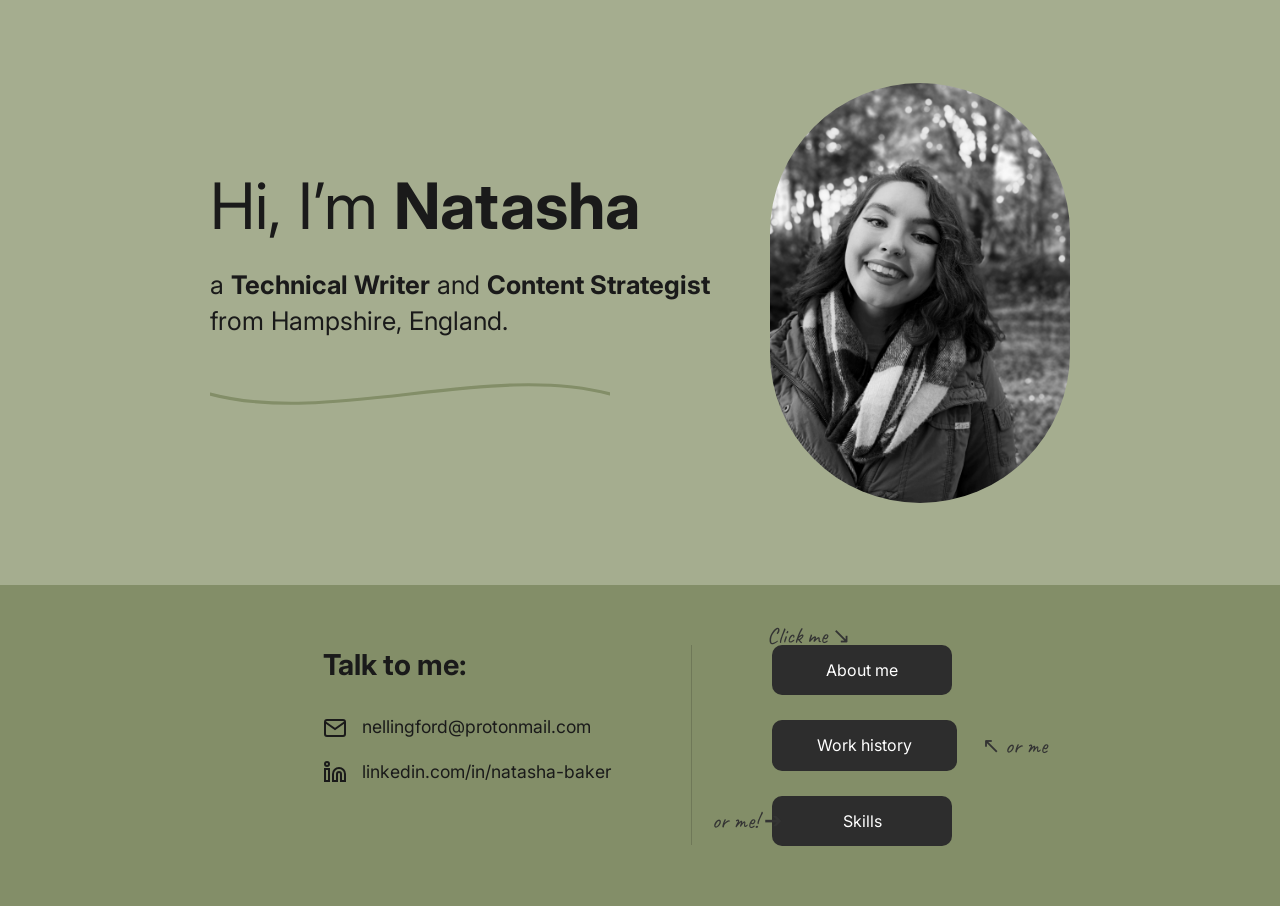
<file: index.html>
<!DOCTYPE html>
<html lang="en">
<head>
    <meta charset="UTF-8">
    <meta name="viewport" content="width=device-width, initial-scale=1.0">
    <title>Natasha | Technical Writer & Content Strategist</title>
    
    <link href="https://fonts.googleapis.com/css2?family=Inter:wght@400;700&family=Caveat&display=swap" rel="stylesheet">
    
<link rel="stylesheet" href="style.css">
</head>
<body>

    <main class="hero">
        <div class="hero-content">
            <h1>Hi, I’m <strong>Natasha</strong></h1>
            <p>a <strong>Technical Writer</strong> and <strong>Content Strategist</strong> from Hampshire, England.</p>
            
            <div class="wave-container">
                <svg viewBox="0 0 500 60" preserveAspectRatio="none">
                    <path d="M0,30 C150,70 350,-10 500,30" stroke="#838e68" fill="transparent" stroke-width="4" stroke-linecap="round"/>
                </svg>
            </div>
        </div>

        <div class="profile-frame">
            <img src="your-photo.JPG" alt="Natasha Portrait" class="profile-img">
        </div>
    </main>

    <footer>
        <div class="contact-section">
            <h2>Talk to me:</h2>
            <div class="contact-links">
                <a href="mailto:nellingford@protonmail.com" class="link-item">
                    <svg viewBox="0 0 24 24" fill="none" stroke="currentColor" stroke-width="2"><path d="M4 4h16c1.1 0 2 .9 2 2v12c0 1.1-.9 2-2 2H4c-1.1 0-2-.9-2-2V6c0-1.1.9-2 2-2z"/><polyline points="22,6 12,13 2,6"/></svg>
                    <span>nellingford@protonmail.com</span>
                </a>
                <a href="https://linkedin.com/in/natasha-baker" class="link-item">
                    <svg viewBox="0 0 24 24" fill="none" stroke="currentColor" stroke-width="2"><path d="M16 8a6 6 0 0 1 6 6v7h-4v-7a2 2 0 0 0-2-2 2 2 0 0 0-2 2v7h-4v-7a6 6 0 0 1 6-6z"/><rect x="2" y="9" width="4" height="12"/><circle cx="4" cy="4" r="2"/></svg>
                    <span>linkedin.com/in/natasha-baker</span>
                </a>
            </div>
        </div>

        <div class="divider"></div>

        <nav class="nav-links">
            <div class="nav-group">
                <span class="annotation note-about">Click me ↘</span>
                <a href="about.html" class="btn">About me</a>
            </div>
            
            <div class="nav-group">
                <a href="work.html" class="btn">Work history</a>
                <span class="annotation note-work">↖ or me</span>
            </div>

            <div class="nav-group">
                <span class="annotation note-skills">or me! ➔</span>
                <a href="skills.html" class="btn">Skills</a>
            </div>
        </nav>
    </footer>

</body>
</html>
</file>
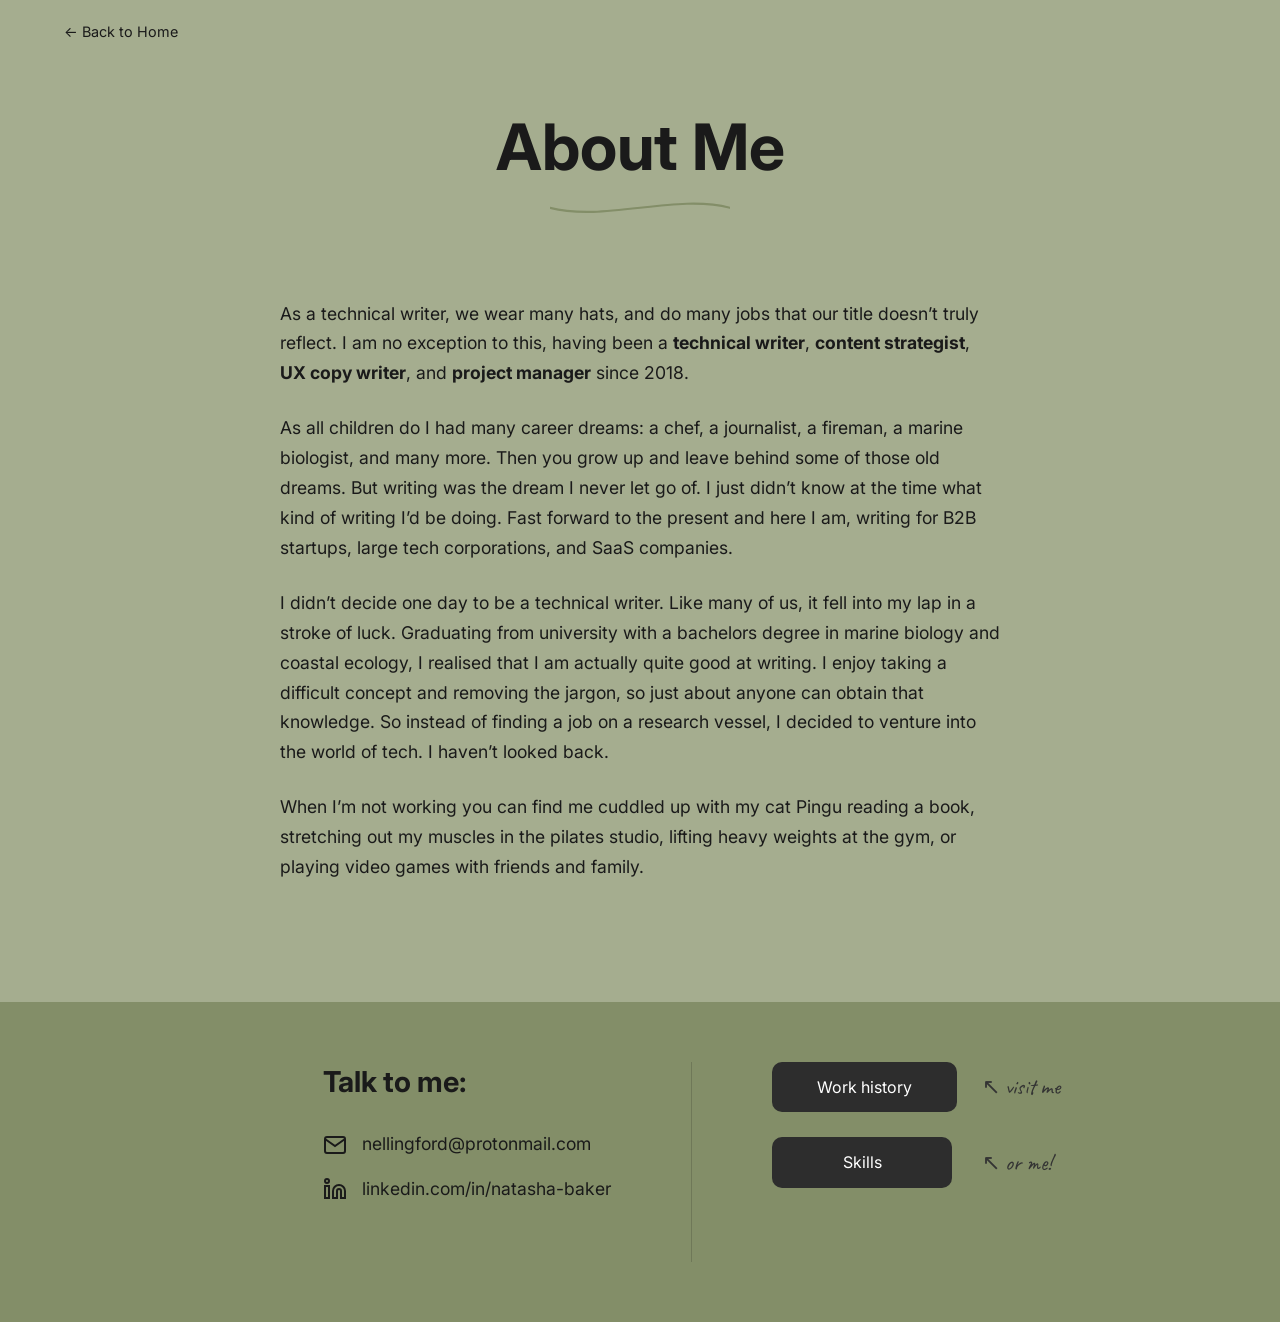
<file: about.html>
<!DOCTYPE html>
<html lang="en">
<head>
    <meta charset="UTF-8">
    <meta name="viewport" content="width=device-width, initial-scale=1.0">
    <title>About Natasha | Technical Writer & Content Strategist</title>
    <link href="https://fonts.googleapis.com/css2?family=Inter:wght@400;700&family=Caveat&display=swap" rel="stylesheet">
    <link rel="stylesheet" href="style.css">
</head>
<body class="subpage">

    <nav class="top-nav">
        <a href="index.html" class="back-link">← Back to Home</a>
    </nav>

    <main class="project-wrapper">
        <header class="project-header">
            <h1>About Me</h1>
            <div class="wave-accent">
                <svg viewBox="0 0 500 60" preserveAspectRatio="none">
                    <path d="M0,30 C150,70 350,-10 500,30" stroke="#838e68" fill="transparent" stroke-width="6" stroke-linecap="round"/>
                </svg>
            </div>
        </header>

        <section class="about-text-wrapper">
            <p>As a technical writer, we wear many hats, and do many jobs that our title doesn’t truly reflect. I am no exception to this, having been a <strong>technical writer</strong>, <strong>content strategist</strong>, <strong>UX copy writer</strong>, and <strong>project manager</strong> since 2018.</p>

            <p>As all children do I had many career dreams: a chef, a journalist, a fireman, a marine biologist, and many more. Then you grow up and leave behind some of those old dreams. But writing was the dream I never let go of. I just didn’t know at the time what kind of writing I’d be doing. Fast forward to the present and here I am, writing for B2B startups, large tech corporations, and SaaS companies.</p>

            <p>I didn’t decide one day to be a technical writer. Like many of us, it fell into my lap in a stroke of luck. Graduating from university with a bachelors degree in marine biology and coastal ecology, I realised that I am actually quite good at writing. I enjoy taking a difficult concept and removing the jargon, so just about anyone can obtain that knowledge. So instead of finding a job on a research vessel, I decided to venture into the world of tech. I haven’t looked back.</p>

            <p>When I’m not working you can find me cuddled up with my cat Pingu reading a book, stretching out my muscles in the pilates studio, lifting heavy weights at the gym, or playing video games with friends and family.</p>
        </section>
    </main>

    <footer>
        <div class="contact-section">
            <h2>Talk to me:</h2>
            <div class="contact-links">
                <a href="mailto:nellingford@protonmail.com" class="link-item">
                    <svg viewBox="0 0 24 24" fill="none" stroke="currentColor" stroke-width="2"><path d="M4 4h16c1.1 0 2 .9 2 2v12c0 1.1-.9 2-2 2H4c-1.1 0-2-.9-2-2V6c0-1.1.9-2 2-2z"/><polyline points="22,6 12,13 2,6"/></svg>
                    <span>nellingford@protonmail.com</span>
                </a>
                <a href="https://linkedin.com/in/natasha-baker" class="link-item">
                    <svg viewBox="0 0 24 24" fill="none" stroke="currentColor" stroke-width="2"><path d="M16 8a6 6 0 0 1 6 6v7h-4v-7a2 2 0 0 0-2-2 2 2 0 0 0-2 2v7h-4v-7a6 6 0 0 1 6-6z"/><rect x="2" y="9" width="4" height="12"/><circle cx="4" cy="4" r="2"/></svg>
                    <span>linkedin.com/in/natasha-baker</span>
                </a>
            </div>
        </div>

        <div class="divider"></div>

        <nav class="nav-links">
            <div class="nav-group">
                <a href="work.html" class="btn">Work history</a>
                <span class="annotation note-work">↖ visit me</span>
            </div>
            <div class="nav-group">
                <a href="skills.html" class="btn">Skills</a>
                <span class="annotation note-work">↖ or me!</span>
            </div>
        </nav>
    </footer>

</body>
</html>
</file>
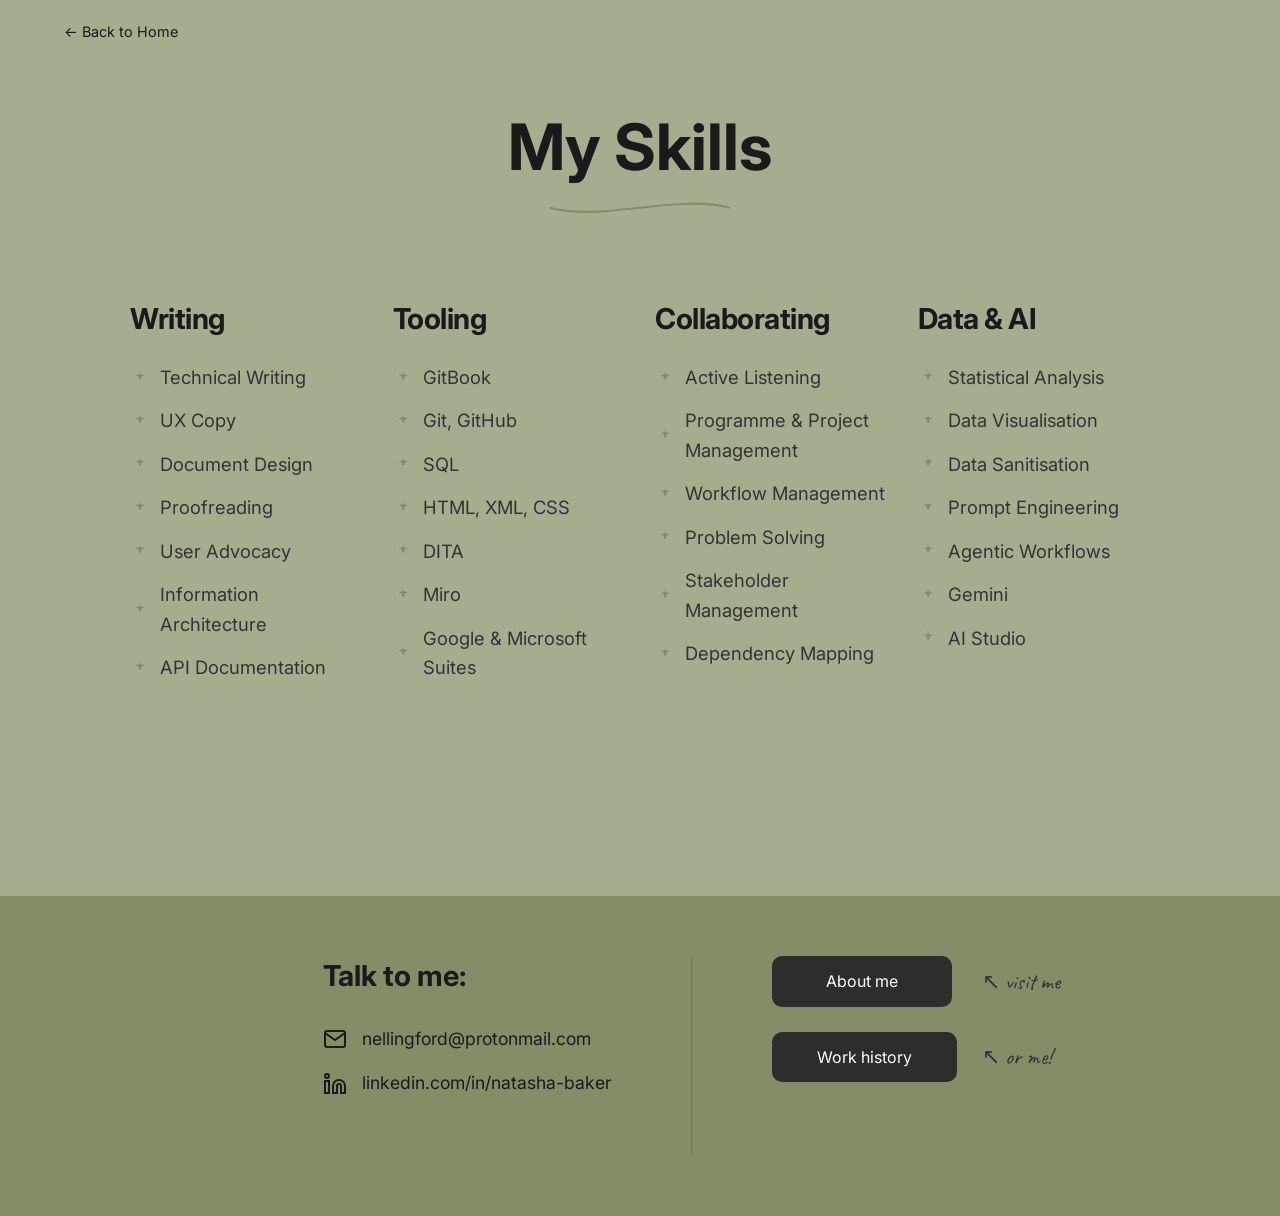
<file: skills.html>
<!DOCTYPE html>
<html lang="en">
<head>
    <meta charset="UTF-8">
    <meta name="viewport" content="width=device-width, initial-scale=1.0">
    <title>Skills | Natasha Ellingford</title>
    <link href="https://fonts.googleapis.com/css2?family=Inter:wght@400;700&family=Caveat&display=swap" rel="stylesheet">
    <link rel="stylesheet" href="style.css">
</head>
<body class="subpage">

    <nav class="top-nav">
        <a href="index.html" class="back-link">← Back to Home</a>
    </nav>

    <main class="project-wrapper">
        <header class="project-header">
            <h1>My Skills</h1>
            <div class="wave-accent">
                <svg viewBox="0 0 500 60" preserveAspectRatio="none">
                    <path d="M0,30 C150,70 350,-10 500,30" stroke="#838e68" fill="transparent" stroke-width="6" stroke-linecap="round"/>
                </svg>
            </div>
        </header>

        <section class="skills-grid">
            
            <div class="skill-column">
                <h2>Writing</h2>
                <ul class="skill-list">
                    <li>Technical Writing</li>
                    <li>UX Copy</li>
                    <li>Document Design</li>
                    <li>Proofreading</li>
                    <li>User Advocacy</li>
                    <li>Information Architecture</li>
                    <li>API Documentation</li>
                </ul>
            </div>

            <div class="skill-column">
                <h2>Tooling</h2>
                <ul class="skill-list">
                    <li>GitBook</li>
                    <li>Git, GitHub</li>
                    <li>SQL</li>
                    <li>HTML, XML, CSS</li>
                    <li>DITA</li>
                    <li>Miro</li>
                    <li>Google & Microsoft Suites</li>
                </ul>
            </div>

            <div class="skill-column">
                <h2>Collaborating</h2>
                <ul class="skill-list">
                    <li>Active Listening</li>
                    <li>Programme & Project Management</li>
                    <li>Workflow Management</li>
                    <li>Problem Solving</li>
                    <li>Stakeholder Management</li>
                    <li>Dependency Mapping</li>
                </ul>
            </div>

            <div class="skill-column">
                <h2>Data & AI</h2>
                <ul class="skill-list">
                    <li>Statistical Analysis</li>
                    <li>Data Visualisation</li>
                    <li>Data Sanitisation</li>
                    <li>Prompt Engineering</li>
                    <li>Agentic Workflows</li>
                    <li>Gemini</li>
                    <li>AI Studio</li>
                </ul>
            </div>

        </section>
    </main>

    <footer>
        <div class="contact-section">
            <h2>Talk to me:</h2>
            <div class="contact-links">
                <a href="mailto:nellingford@protonmail.com" class="link-item">
                    <svg viewBox="0 0 24 24" fill="none" stroke="currentColor" stroke-width="2"><path d="M4 4h16c1.1 0 2 .9 2 2v12c0 1.1-.9 2-2 2H4c-1.1 0-2-.9-2-2V6c0-1.1.9-2 2-2z"/><polyline points="22,6 12,13 2,6"/></svg>
                    <span>nellingford@protonmail.com</span>
                </a>
                <a href="https://linkedin.com/in/natasha-baker" class="link-item">
                    <svg viewBox="0 0 24 24" fill="none" stroke="currentColor" stroke-width="2"><path d="M16 8a6 6 0 0 1 6 6v7h-4v-7a2 2 0 0 0-2-2 2 2 0 0 0-2 2v7h-4v-7a6 6 0 0 1 6-6z"/><rect x="2" y="9" width="4" height="12"/><circle cx="4" cy="4" r="2"/></svg>
                    <span>linkedin.com/in/natasha-baker</span>
                </a>
            </div>
        </div>
        <div class="divider"></div>
        <nav class="nav-links">
            <div class="nav-group">
                <a href="about.html" class="btn">About me</a>
                <span class="annotation note-work">↖ visit me</span>
            </div>
            <div class="nav-group">
                <a href="work.html" class="btn">Work history</a>
                <span class="annotation note-work">↖ or me!</span>
            </div>
        </nav>
    </footer>

</body>
</html>
</file>
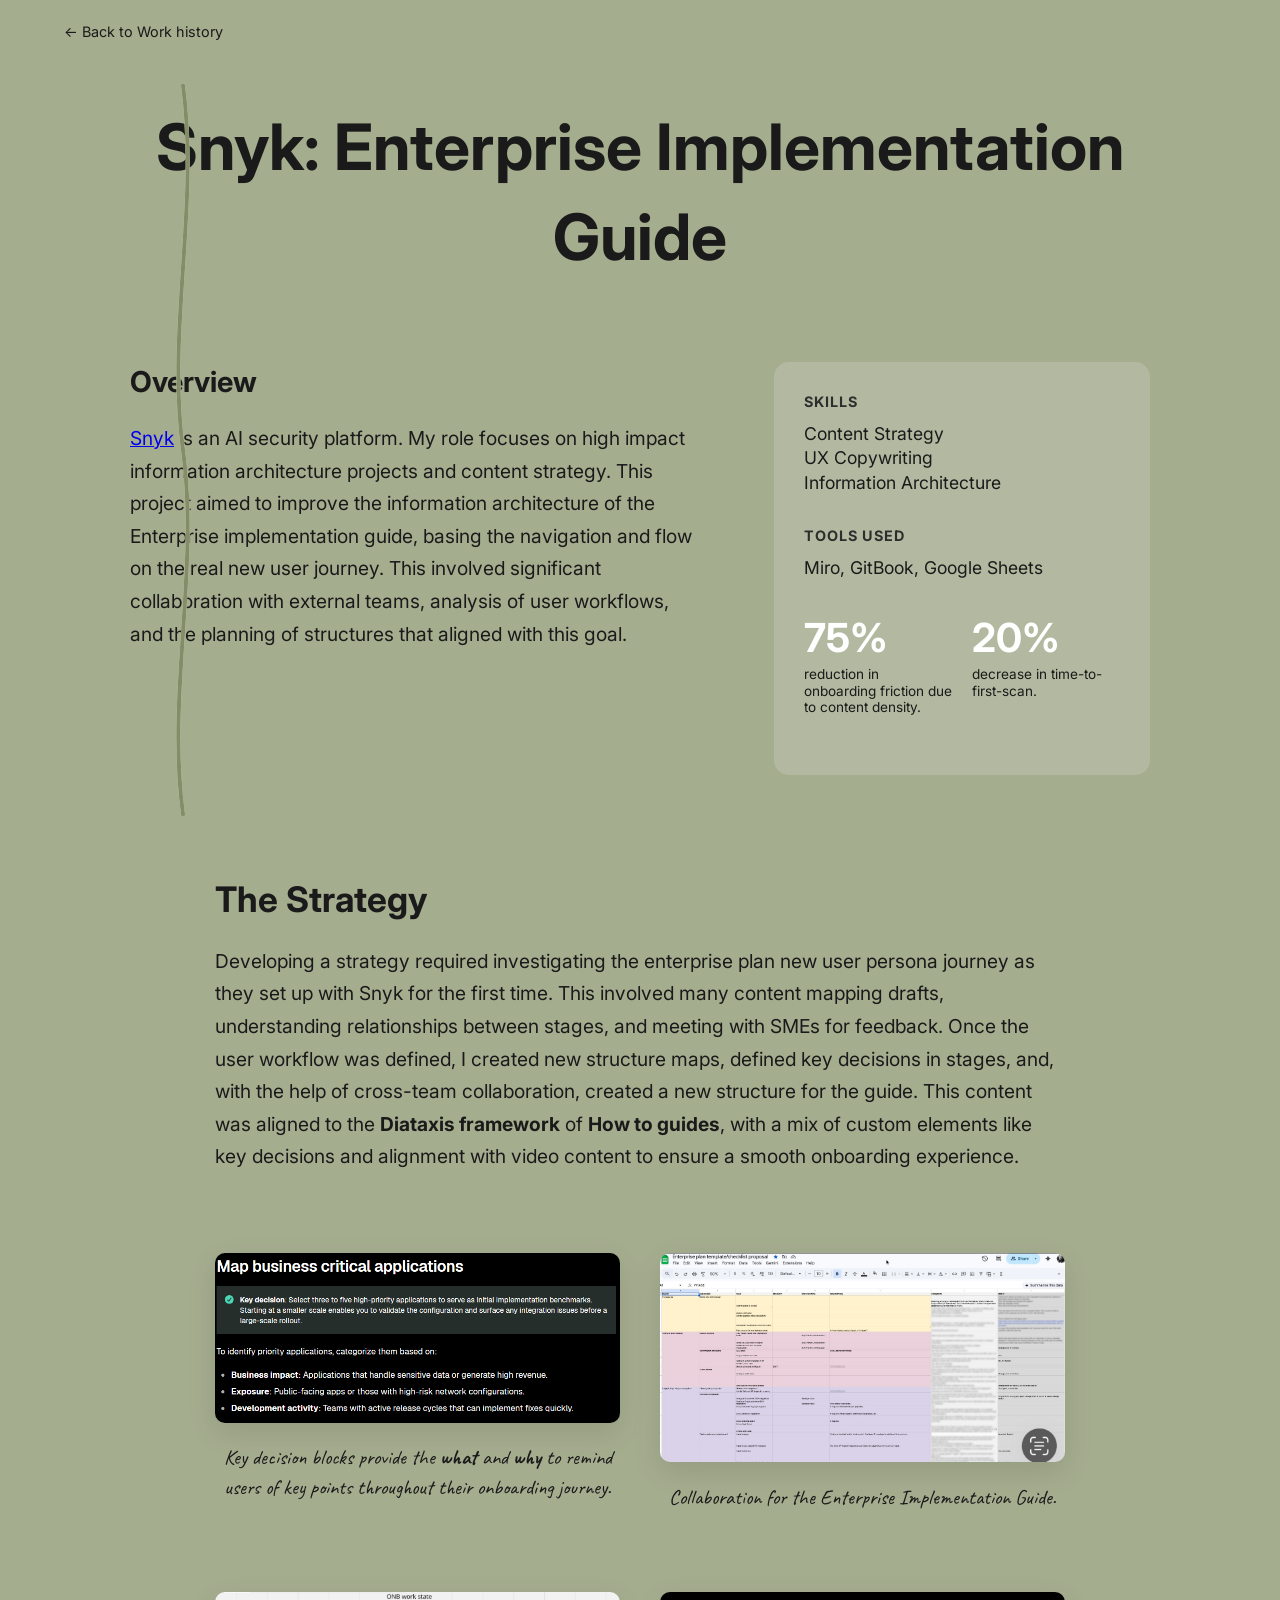
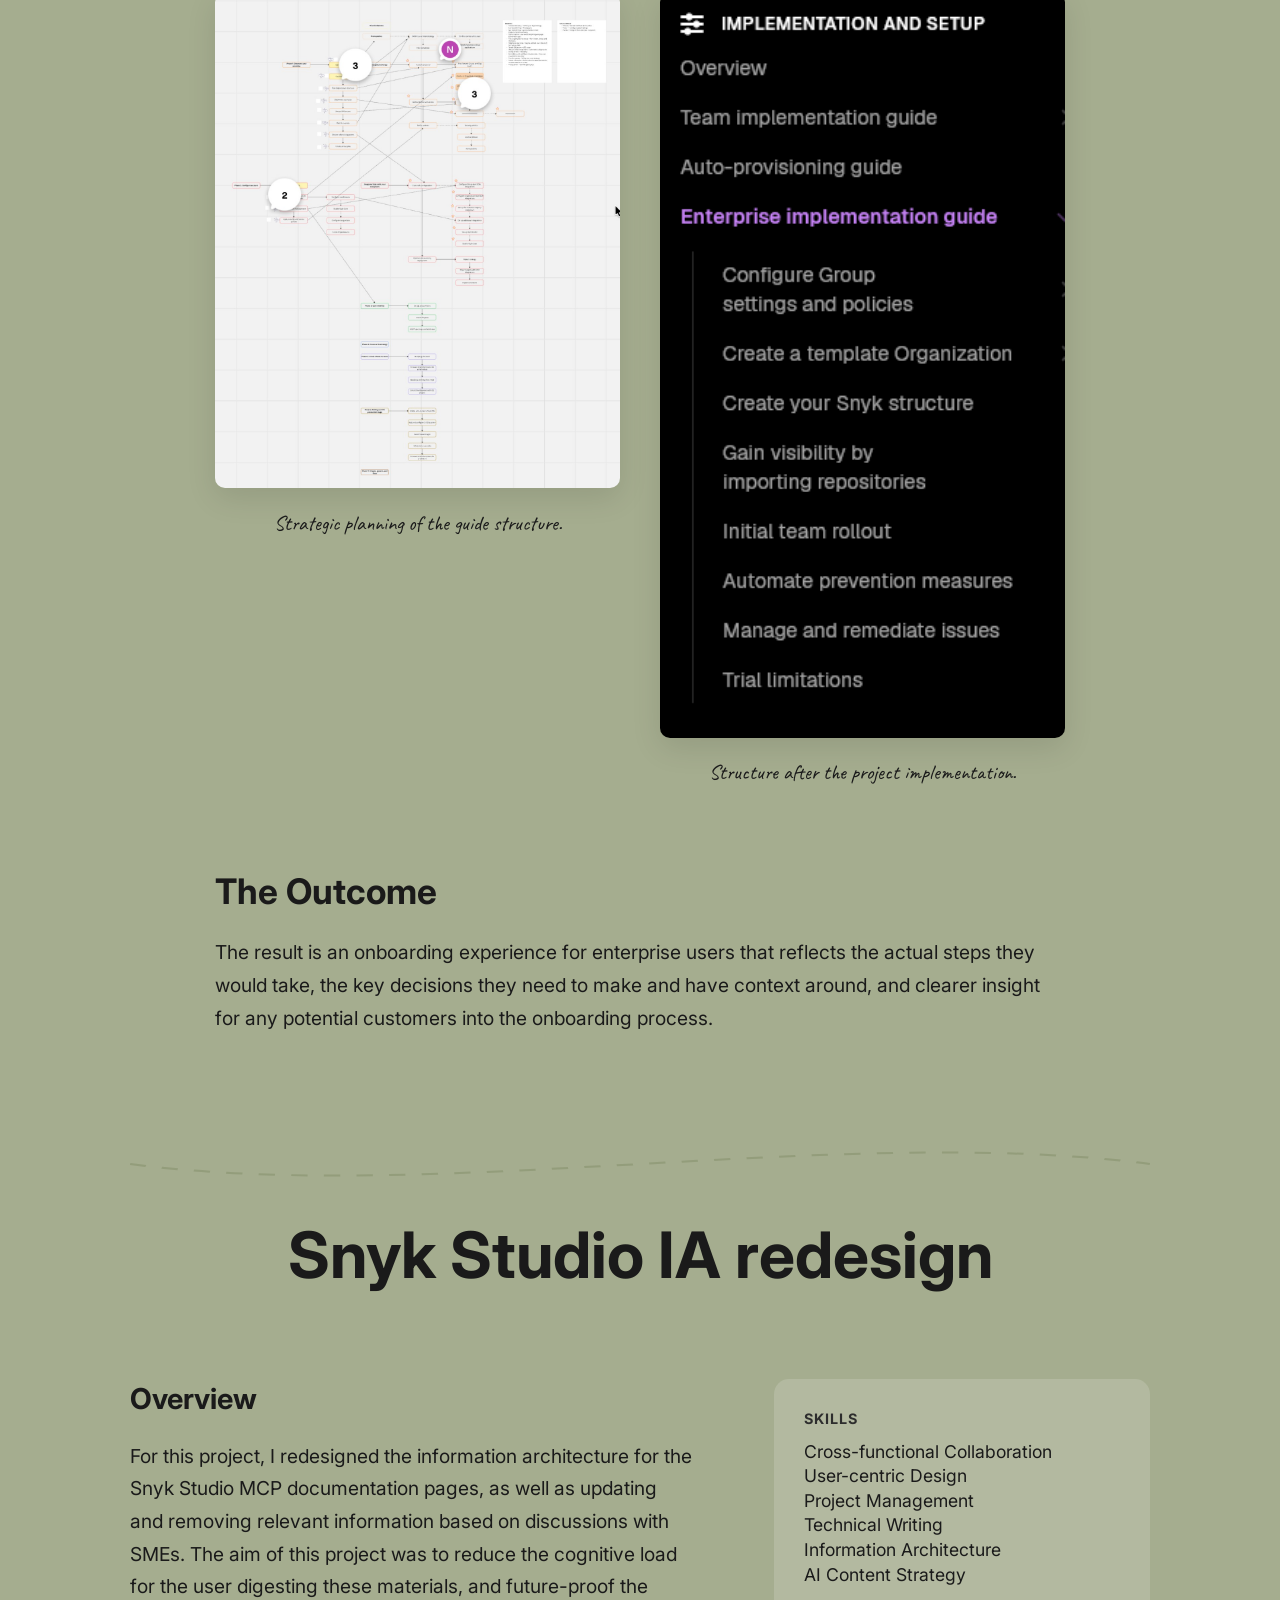
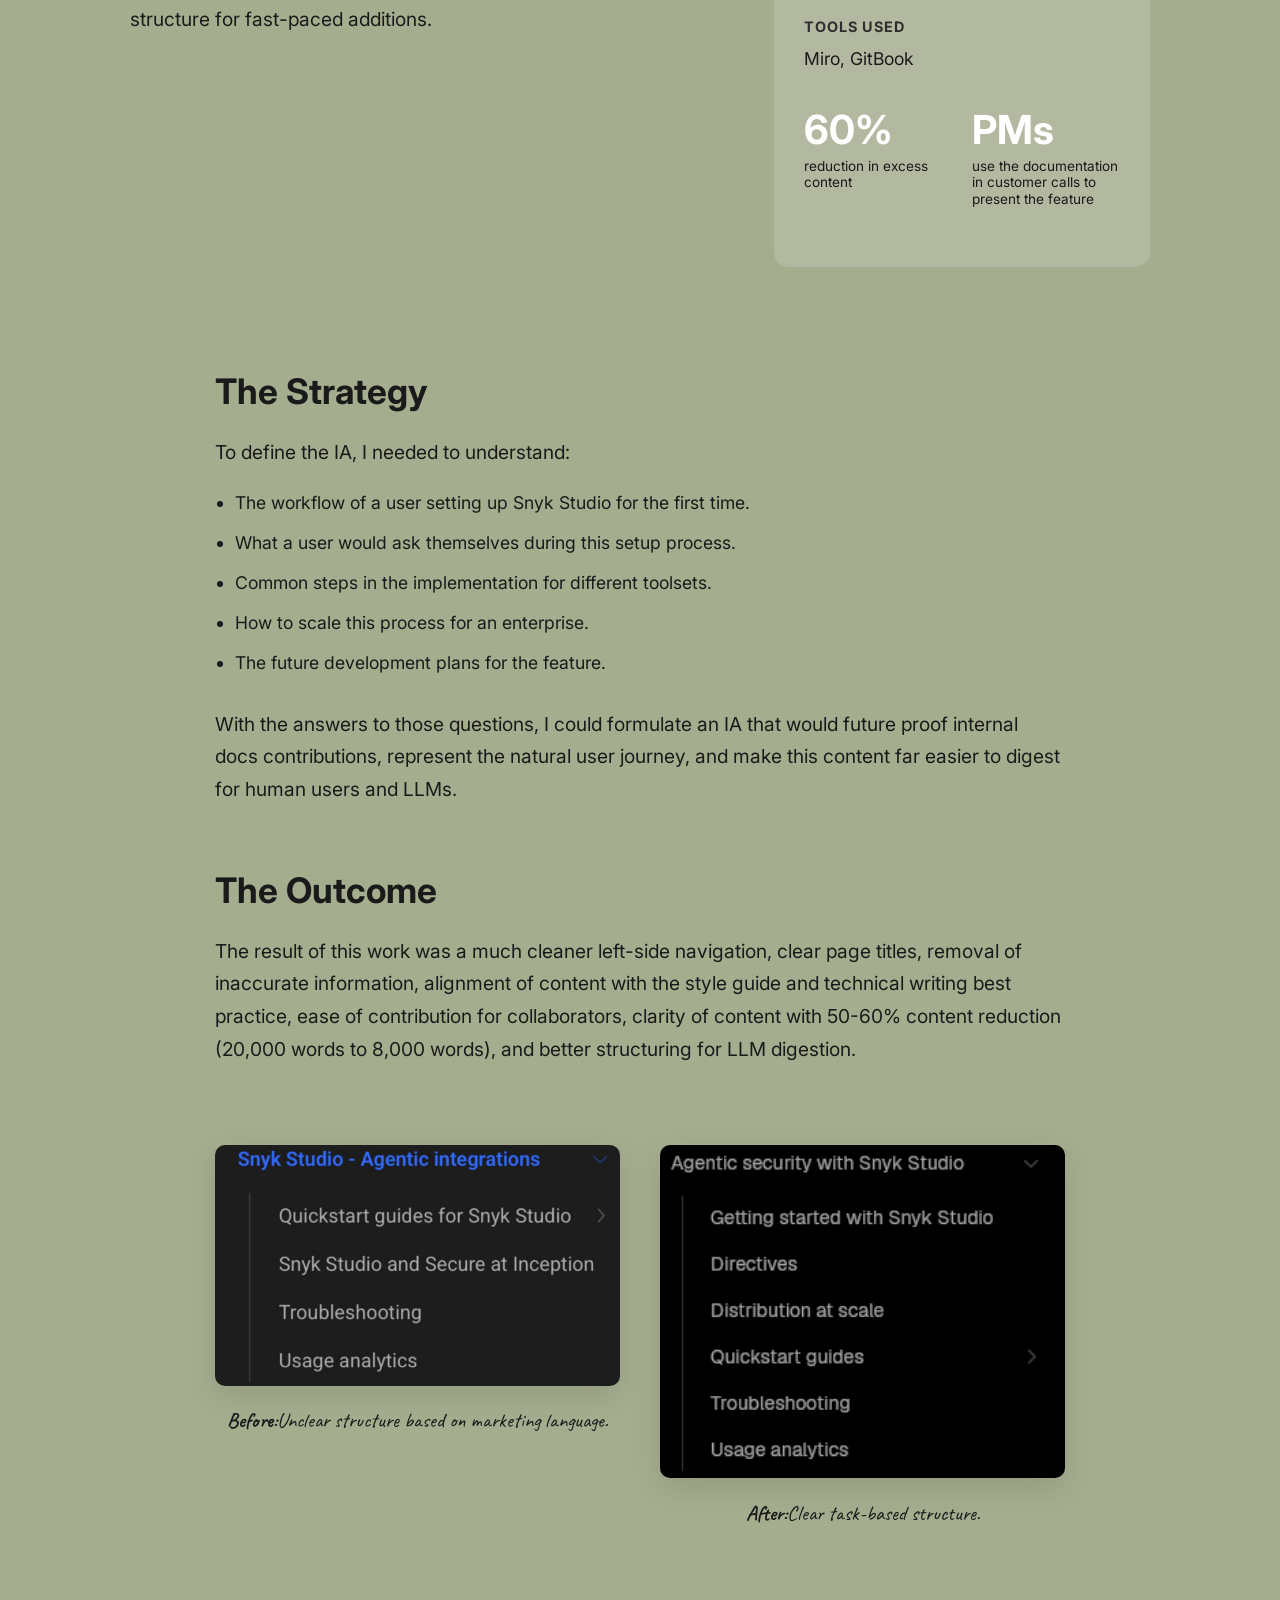
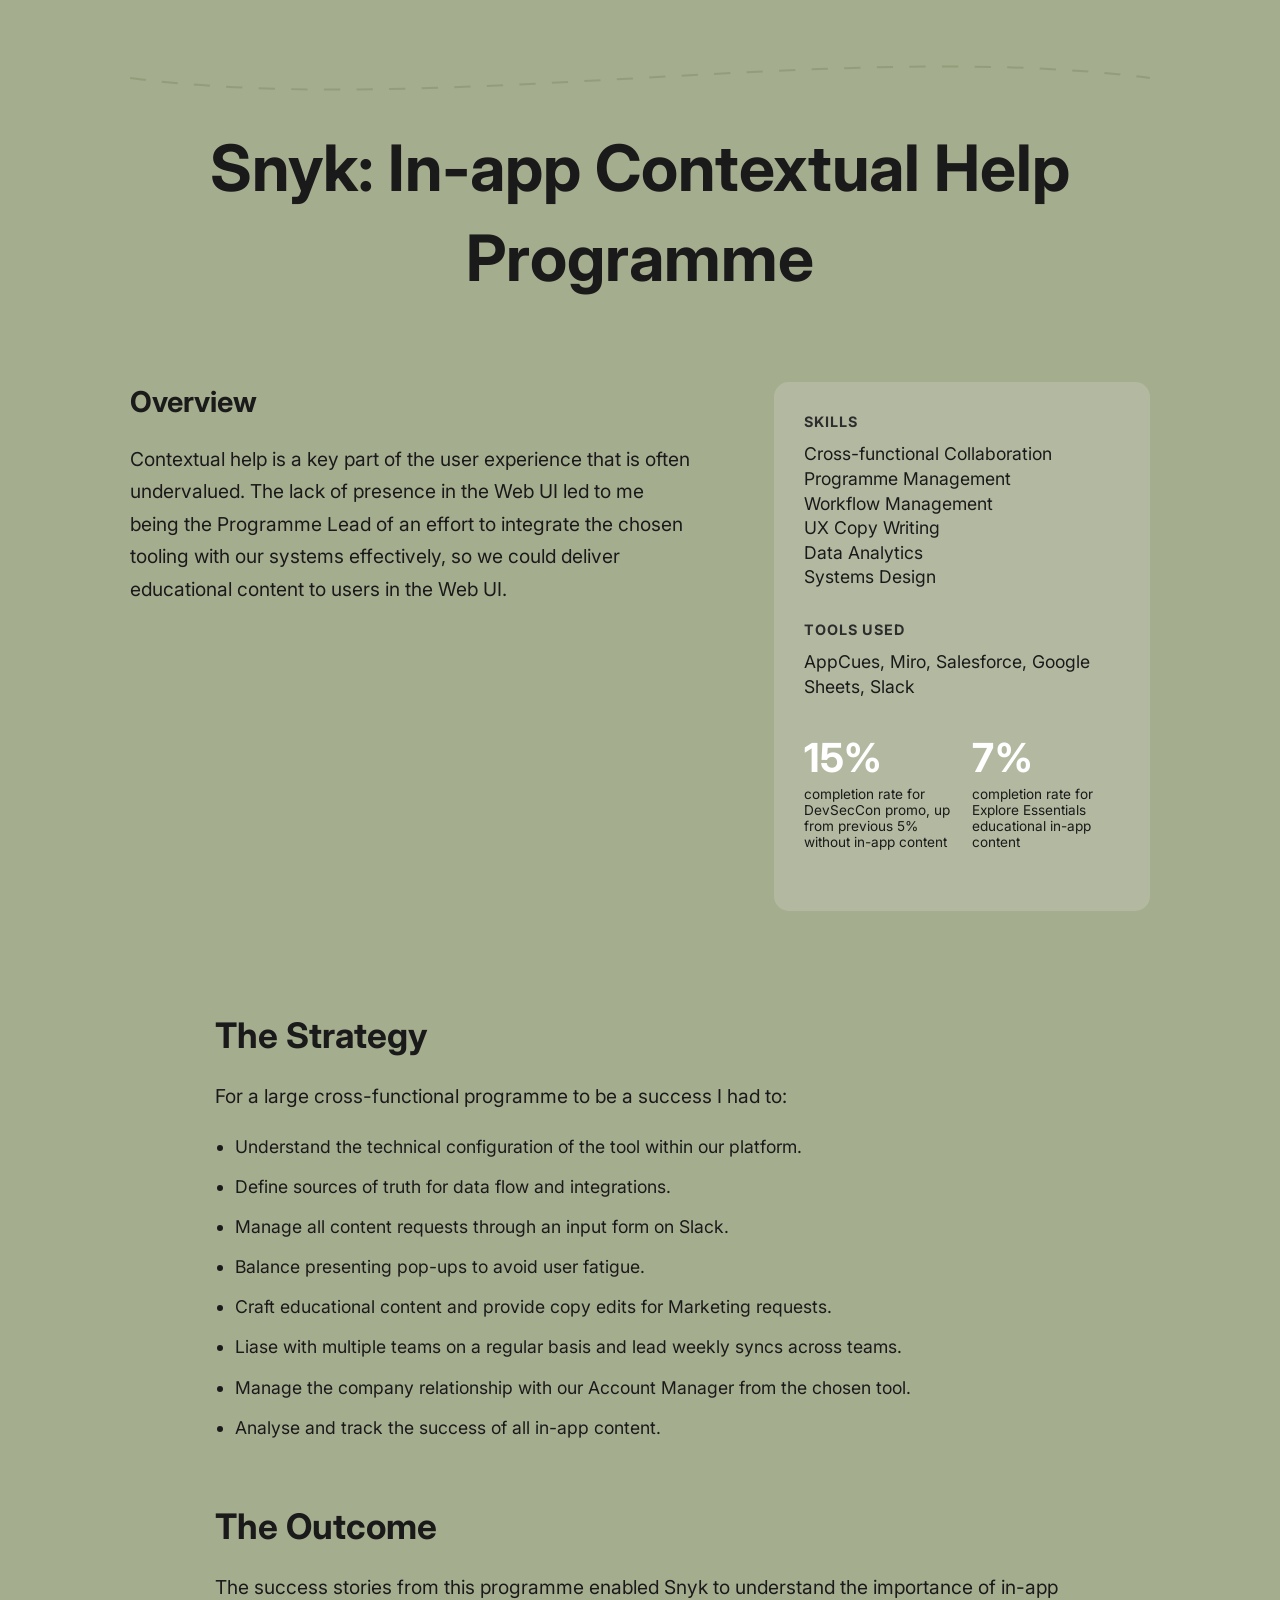
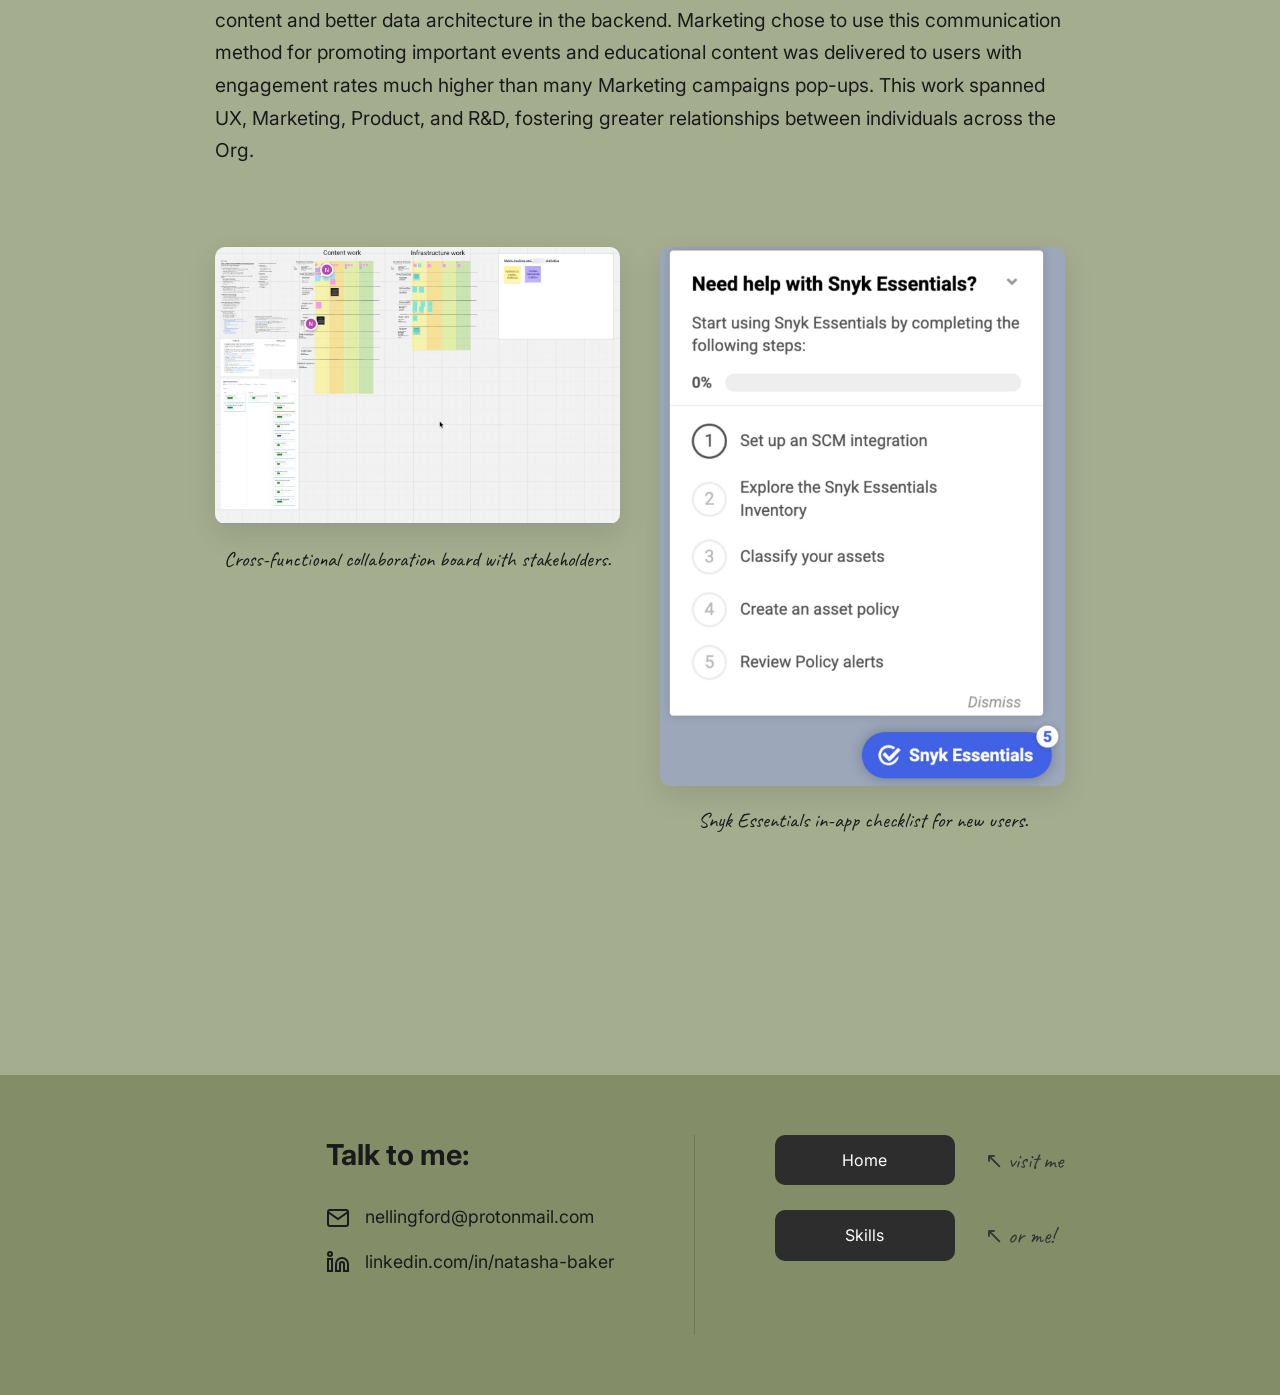
<file: snyk.html>
<!DOCTYPE html>
<html lang="en">
<head>
    <meta charset="UTF-8">
    <meta name="viewport" content="width=device-width, initial-scale=1.0">
    <title>Snyk Projects | Natasha</title>
    <link href="https://fonts.googleapis.com/css2?family=Inter:wght@400;700&family=Caveat&display=swap" rel="stylesheet">
    <link rel="stylesheet" href="style.css">
</head>
<body class="subpage">

    <div class="scroll-vine-container">
    <svg class="vine-svg" viewBox="0 0 100 1000" preserveAspectRatio="xMidYMid meet">
        <svg class="scroll-container">
  <path class="vine-track" d="..." stroke="transparent" fill="none" />
  
  <path class="vine-progress" d="..." stroke="#8da37e" fill="none" />
       </svg>
        
        <path class="vine-track" d="M50,50 C70,200 30,350 50,500 C70,650 30,800 50,950" />
        
        <path class="vine-progress" d="M50,50 C70,200 30,350 50,500 C70,650 30,800 50,950" />

        <g class="leaf-wrapper" transform="translate(62, 170) rotate(-45)">
            <path class="leaf" data-trigger="0.12" d="M 0 0 Q 15 -15 30 0 Q 15 15 0 0 Z" fill="#838e68"/>
        </g>
        <g class="leaf-wrapper" transform="translate(38, 300) rotate(225)">
            <path class="leaf" data-trigger="0.28" d="M 0 0 Q 15 -15 30 0 Q 15 15 0 0 Z" fill="#838e68"/>
        </g>
        <g class="leaf-wrapper" transform="translate(62, 480) rotate(-45)">
            <path class="leaf" data-trigger="0.48" d="M 0 0 Q 15 -15 30 0 Q 15 15 0 0 Z" fill="#838e68"/>
        </g>
        <g class="leaf-wrapper" transform="translate(38, 620) rotate(225)">
            <path class="leaf" data-trigger="0.65" d="M 0 0 Q 15 -15 30 0 Q 15 15 0 0 Z" fill="#838e68"/>
        </g>
        <g class="leaf-wrapper" transform="translate(62, 790) rotate(-45)">
            <path class="leaf" data-trigger="0.82" d="M 0 0 Q 15 -15 30 0 Q 15 15 0 0 Z" fill="#838e68"/>
        </g>
        <g class="leaf-wrapper" transform="translate(38, 920) rotate(225)">
            <path class="leaf" data-trigger="0.95" d="M 0 0 Q 15 -15 30 0 Q 15 15 0 0 Z" fill="#838e68"/>
        </g>
        <g class="leaf-wrapper" transform="translate(62, 230) rotate(-45)">
           <path class="leaf" data-trigger="0.23" d="M 0 0 Q 15 -15 30 0 Q 15 15 0 0 Z" fill="#838e68"/>
        </g>

        <g class="leaf-wrapper" transform="translate(38, 400) rotate(225)">
           <path class="leaf" data-trigger="0.40" d="M 0 0 Q 15 -15 30 0 Q 15 15 0 0 Z" fill="#838e68"/>
        </g>

        <g class="leaf-wrapper" transform="translate(62, 700) rotate(-45)">
           <path class="leaf" data-trigger="0.70" d="M 0 0 Q 15 -15 30 0 Q 15 15 0 0 Z" fill="#838e68"/>
        </g>
        
    </svg>
    </div>

    <nav class="top-nav">
        <a href="work.html" class="back-link">← Back to Work history</a>
    </nav>

    <main class="project-wrapper">
        <!-- Project example one -->
        <article class="project-section">
            <header class="project-header">
                <h1>Snyk: Enterprise Implementation Guide</h1>
            </header>

            <section class="project-meta-grid">
                <div class="overview-box">
                    <h3>Overview</h3>
                    <p> <a href="https://snyk.io/">Snyk</a> is an AI security platform. My role focuses on high impact information architecture projects and content strategy. This project aimed to improve the information architecture of the Enterprise implementation guide, basing the navigation and flow on the real new user journey. This involved significant collaboration with external teams, analysis of user workflows, and the planning of structures that aligned with this goal.</p>
                </div>
                
                <div class="sidebar-box">
                    <div class="meta-item">
                        <h4>Skills</h4>
                        <ul>
                            <li>Content Strategy</li>
                            <li>UX Copywriting</li>
                            <li>Information Architecture</li>
                        </ul>
                    </div>
                    <div class="meta-item">
                        <h4>Tools Used</h4>
                        <p>Miro, GitBook, Google Sheets</p>
                    </div>
                    <div class="meta-item stats">
                        <div class="stat-bubble">
                            <span class="stat-number">75%</span>
                            <p>reduction in onboarding friction due to content density.</p>
                        </div>
                        <div class="stat-bubble">
                            <span class="stat-number">20%</span>
                            <p>decrease in time-to-first-scan.</p>
                        </div>
                    </div>
                </div>
            </section>

            <section class="project-narrative">
                <div class="narrative-block">
                    <h2>The Strategy</h2>
                    <p>Developing a strategy required investigating the enterprise plan new user persona journey as they set up with Snyk for the first time. This involved many content mapping drafts, understanding relationships between stages, and meeting with SMEs for feedback. Once the user workflow was defined, I created new structure maps, defined key decisions in stages, and, with the help of cross-team collaboration, created a new structure for the guide. This content was aligned to the <strong>Diataxis framework</strong> of <strong>How to guides</strong>, with a mix of custom elements like key decisions and alignment with video content to ensure a smooth onboarding experience.</p>
                </div>

                <div class="comparison-gallery">
                    <div class="comparison-item">
                        <img src="key decision ent snyk.png" alt="Key decision blocks provide the what and why" class="project-img">
                        <p class="img-caption">Key decision blocks provide the <strong>what</strong> and <strong>why</strong> to remind users of key points throughout their onboarding journey.</p>
                    </div>
                    <div class="comparison-item">
                        <img src="entimplguide collab sheet.jpeg" alt="Collaboration for the Enterprise Implementation Guide" class="project-img">
                        <p class="img-caption">Collaboration for the Enterprise Implementation Guide.</p>
                    </div>
                </div>

                <div class="comparison-gallery">
                    <div class="comparison-item">
                        <img src="ONB mind map.jpeg" alt="Strategic planning of the guide structure." class="project-img">
                        <p class="img-caption">Strategic planning of the guide structure.</p>
                    </div>
                    <div class="comparison-item">
                        <img src="snyk ent guide after.png" alt="Structure after the project implementation." class="project-img">
                        <p class="img-caption">Structure after the project implementation.</p>
                    </div>
                </div>

                <div class="narrative-block">
                    <h2>The Outcome</h2>
                    <p>The result is an onboarding experience for enterprise users that reflects the actual steps they would take, the key decisions they need to make and have context around, and clearer insight for any potential customers into the onboarding process.</p>
                </div>
            </section>
        </article>

        <div class="section-divider">
            <svg viewBox="0 0 500 60" preserveAspectRatio="none">
                <path d="M0,30 C150,70 350,-10 500,30" stroke="#838e68" fill="transparent" stroke-width="2" stroke-dasharray="8,8" opacity="0.5"/>
            </svg>
        </div>
        <!-- Project example two -->
        <article class="project-section">
            <header class="project-header">
                <h1>Snyk Studio IA redesign</h1>
            </header>

            <section class="project-meta-grid">
                <div class="overview-box">
                    <h3>Overview</h3>
                    <p>For this project, I redesigned the information architecture for the Snyk Studio MCP documentation pages, as well as updating and removing relevant information based on discussions with SMEs. The aim of this project was to reduce the cognitive load for the user digesting these materials, and future-proof the structure for fast-paced additions.</p>
                </div>
                
                <div class="sidebar-box">
                    <div class="meta-item">
                        <h4>Skills</h4>
                        <ul>
                            <li>Cross-functional Collaboration</li>
                            <li>User-centric Design</li>
                            <li>Project Management</li>
                            <li>Technical Writing</li>
                            <li>Information Architecture</li>
                            <li>AI Content Strategy</li>
                        </ul>
                    </div>
                    <div class="meta-item">
                        <h4>Tools Used</h4>
                        <p>Miro, GitBook</p>
                    </div>
                    <div class="meta-item stats">
                        <div class="stat-bubble">
                            <span class="stat-number">60%</span>
                            <p>reduction in excess content</p>
                        </div>
                        <div class="stat-bubble">
                            <span class="stat-number">PMs</span>
                            <p>use the documentation in customer calls to present the feature</p>
                        </div>
                    </div>
                </div>
            </section>

            <section class="project-narrative">
                <div class="narrative-block">
                    <h2>The Strategy</h2>
                    <p>To define the IA, I needed to understand:</p>
                    <ul>
                            <li>The workflow of a user setting up Snyk Studio for the first time.</li>
                            <li>What a user would ask themselves during this setup process.</li>
                            <li>Common steps in the implementation for different toolsets.</li>
                            <li>How to scale this process for an enterprise.</li>
                            <li>The future development plans for the feature.</li>
                        </ul>
                        <p>With the answers to those questions, I could formulate an IA that would future proof internal docs contributions, represent the natural user journey, and make this content far easier to digest for human users and LLMs.</p>
                </div>

                </div>

                <div class="narrative-block">
                    <h2>The Outcome</h2>
                    <p>The result of this work was a much cleaner left-side navigation, clear page titles, removal of inaccurate information, alignment of content with the style guide and technical writing best practice, ease of contribution for collaborators, clarity of content with 50-60% content reduction (20,000 words to 8,000 words), and better structuring for LLM digestion.</p>
                </div>
                <div class="comparison-gallery">
                    <div class="comparison-item">
                        <img src="snyk studio before.jpeg" alt="Previous structure" class="project-img">
                        <p class="img-caption"><strong>Before:</strong>Unclear structure based on marketing language.</p>
                    </div>
                    <div class="comparison-item">
                        <img src="snyk studio nav.png" alt="New structure" class="project-img">
                        <p class="img-caption"><strong>After:</strong>Clear task-based structure.</p>
                    </div>
                </div>
            </section>
        </article>

        <div class="section-divider">
            <svg viewBox="0 0 500 60" preserveAspectRatio="none">
                <path d="M0,30 C150,70 350,-10 500,30" stroke="#838e68" fill="transparent" stroke-width="2" stroke-dasharray="8,8" opacity="0.5"/>
            </svg>
        </div>

        <!-- Project example three -->
        <article class="project-section">
            <header class="project-header">
                <h1>Snyk: In-app Contextual Help Programme</h1>
            </header>

            <section class="project-meta-grid">
                <div class="overview-box">
                    <h3>Overview</h3>
                    <p>Contextual help is a key part of the user experience that is often undervalued. The lack of presence in the Web UI led to me being the Programme Lead of an effort to integrate the chosen tooling with our systems effectively, so we could deliver educational content to users in the Web UI.</p>
                </div>
                
                <div class="sidebar-box">
                    <div class="meta-item">
                        <h4>Skills</h4>
                        <ul>
                            <li>Cross-functional Collaboration</li>
                            <li>Programme Management</li>
                            <li>Workflow Management</li>
                            <li>UX Copy Writing</li>
                            <li>Data Analytics</li>
                            <li>Systems Design</li>
                        </ul>
                    </div>
                    <div class="meta-item">
                        <h4>Tools Used</h4>
                        <p>AppCues, Miro, Salesforce, Google Sheets, Slack</p>
                    </div>
                    <div class="meta-item stats">
                        <div class="stat-bubble">
                            <span class="stat-number">15%</span>
                            <p>completion rate for DevSecCon promo, up from previous 5% without in-app content</p>
                        </div>
                        <div class="stat-bubble">
                            <span class="stat-number">7%</span>
                            <p>completion rate for Explore Essentials educational in-app content</p>
                        </div>
                    </div>
                </div>
            </section>

            <section class="project-narrative">
                <div class="narrative-block">
                    <h2>The Strategy</h2>
                    <p>For a large cross-functional programme to be a success I had to:</p>
                    <ul>
                            <li>Understand the technical configuration of the tool within our platform.</li>
                            <li>Define sources of truth for data flow and integrations.</li>
                            <li>Manage all content requests through an input form on Slack.</li>
                            <li>Balance presenting pop-ups to avoid user fatigue.</li>
                            <li>Craft educational content and provide copy edits for Marketing requests.</li>
                            <li>Liase with multiple teams on a regular basis and lead weekly syncs across teams.</li>
                            <li>Manage the company relationship with our Account Manager from the chosen tool.</li>
                            <li>Analyse and track the success of all in-app content.</li>
                        </ul>
                </div>

                </div>

                <div class="narrative-block">
                    <h2>The Outcome</h2>
                    <p>The success stories from this programme enabled Snyk to understand the importance of in-app content and better data architecture in the backend. Marketing chose to use this communication method for promoting important events and educational content was delivered to users with engagement rates much higher than many Marketing campaigns pop-ups. This work spanned UX, Marketing, Product, and R&D, fostering greater relationships between individuals across the Org.</p>
                </div>
                <div class="comparison-gallery">
                    <div class="comparison-item">
                        <img src="inapp help management.jpeg" alt="Snyk Essentials in-app checklist for new users." class="project-img">
                        <p class="img-caption">Cross-functional collaboration board with stakeholders.</p>
                    </div>
                    <div class="comparison-item">
                        <img src="inapp example essentials.jpeg" alt="Cross-functional collaboration board with stakeholders." class="project-img">
                        <p class="img-caption">Snyk Essentials in-app checklist for new users.</p>
                    </div>
                </div>
            </section>
        </article>

    </main>

   <footer>
        <div class="contact-section">
            <h2>Talk to me:</h2>
            <div class="contact-links">
                <a href="mailto:nellingford@protonmail.com" class="link-item">
                    <svg viewBox="0 0 24 24" fill="none" stroke="currentColor" stroke-width="2"><path d="M4 4h16c1.1 0 2 .9 2 2v12c0 1.1-.9 2-2 2H4c-1.1 0-2-.9-2-2V6c0-1.1.9-2 2-2z"/><polyline points="22,6 12,13 2,6"/></svg>
                    <span>nellingford@protonmail.com</span>
                </a>
                <a href="https://linkedin.com/in/natasha-baker" class="link-item">
                    <svg viewBox="0 0 24 24" fill="none" stroke="currentColor" stroke-width="2"><path d="M16 8a6 6 0 0 1 6 6v7h-4v-7a2 2 0 0 0-2-2 2 2 0 0 0-2 2v7h-4v-7a6 6 0 0 1 6-6z"/><rect x="2" y="9" width="4" height="12"/><circle cx="4" cy="4" r="2"/></svg>
                    <span>linkedin.com/in/natasha-baker</span>
                </a>
            </div>
        </div>

        <div class="divider"></div>

        <nav class="nav-links">
            <div class="nav-group">
                <a href="index.html" class="btn">Home</a>
                <span class="annotation note-work">↖ visit me</span>
            </div>
            <div class="nav-group">
                <a href="skills.html" class="btn">Skills</a>
                <span class="annotation note-work">↖ or me!</span>
            </div>
        </nav>
    </footer>

    <script>
    document.addEventListener('DOMContentLoaded', function() {
        const vineProgress = document.querySelector('.vine-progress');
        const leaves = document.querySelectorAll('.leaf');
        
        const pathLength = vineProgress.getTotalLength();
        vineProgress.style.strokeDasharray = pathLength;
        vineProgress.style.strokeDashoffset = pathLength;
        
        window.addEventListener('scroll', () => {
            const scrollTotal = document.documentElement.scrollTop || document.body.scrollTop;
            const scrollHeight = document.documentElement.scrollHeight - document.documentElement.clientHeight;
            
            const scrollPercentage = scrollTotal / scrollHeight;
            const drawLength = pathLength * scrollPercentage;
            
            // Draw the stem
            vineProgress.style.strokeDashoffset = pathLength - drawLength;

            // Check each leaf to see if it's time to bloom
            leaves.forEach(leaf => {
                const triggerPoint = parseFloat(leaf.getAttribute('data-trigger'));
                // If scrolled past this leaf's trigger point, add the bloom class
                if (scrollPercentage > triggerPoint) {
                    leaf.classList.add('bloom');
                } else {
                    leaf.classList.remove('bloom'); // Hides it again if they scroll up
                }
            });
        });
    });
</script>
</body>
</html>
</file>
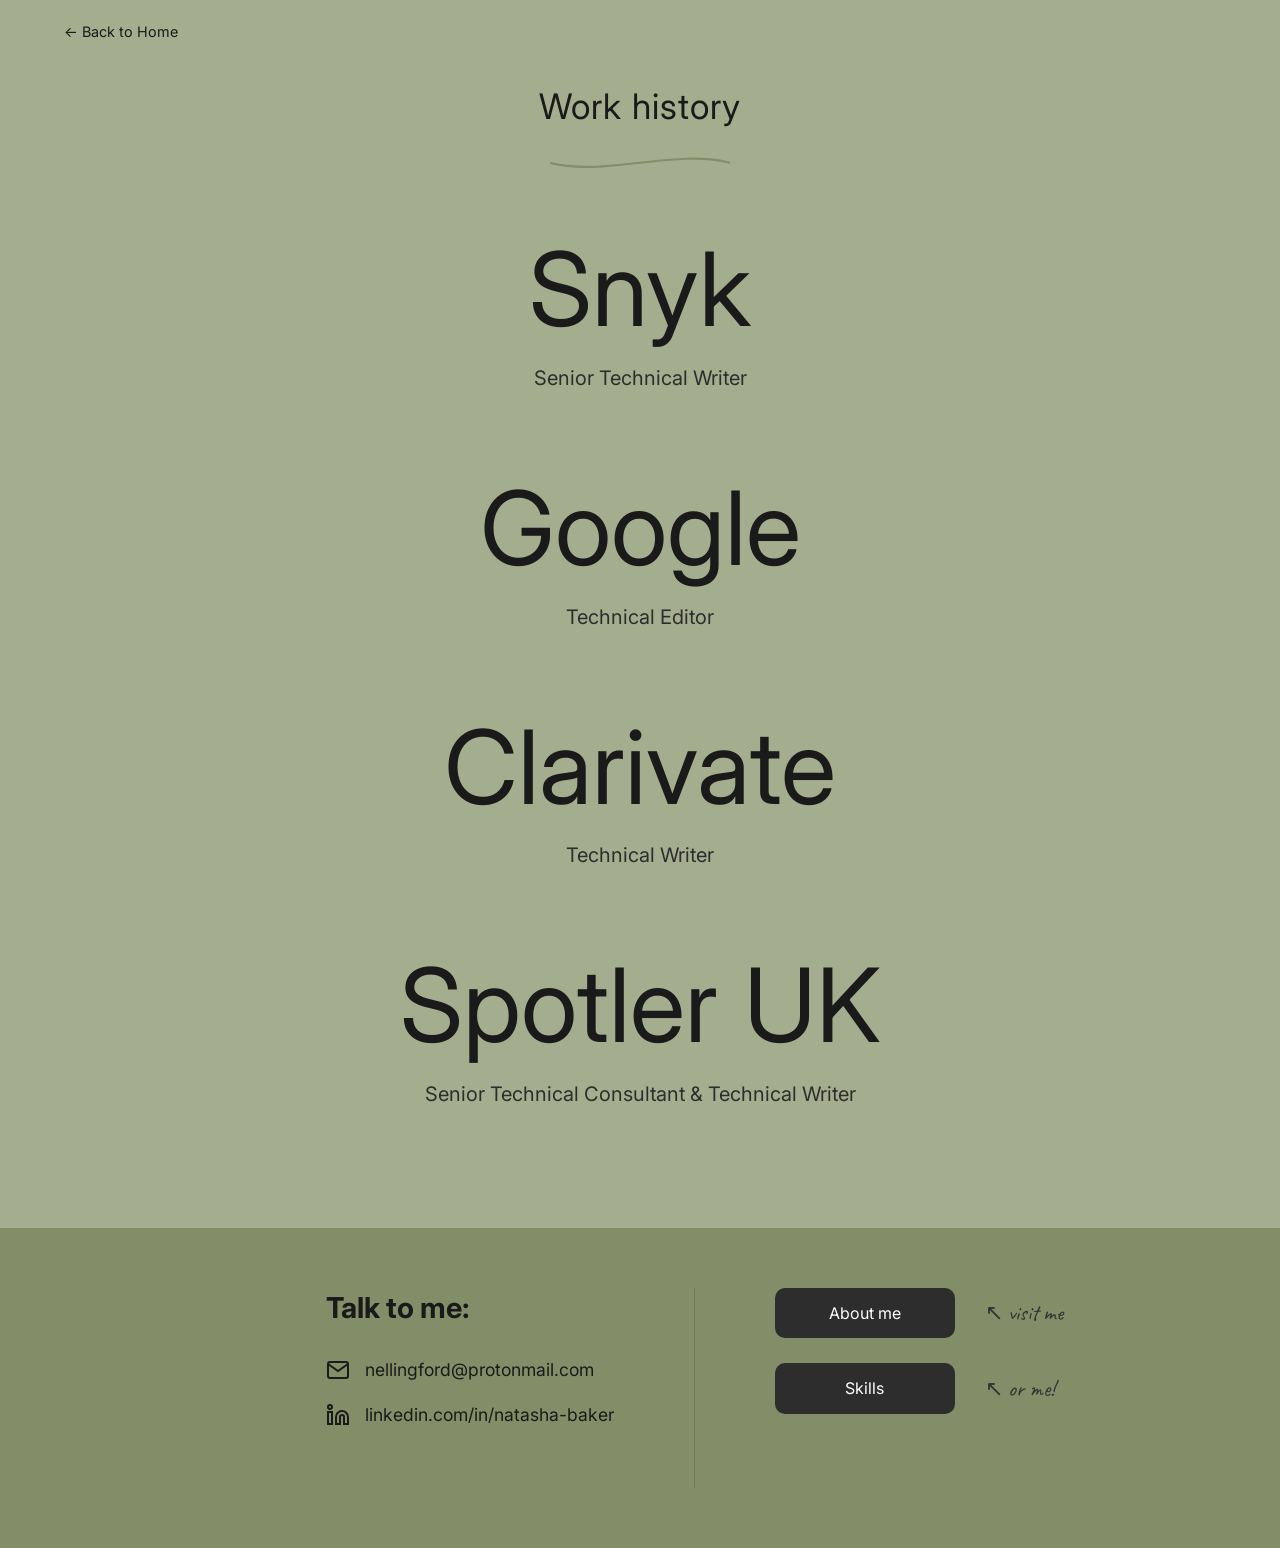
<file: work.html>
<!DOCTYPE html>
<html lang="en">
<head>
    <meta charset="UTF-8">
    <meta name="viewport" content="width=device-width, initial-scale=1.0">
    <title>Work history | Technical Writer & Content Strategist</title>
    
    <link href="https://fonts.googleapis.com/css2?family=Inter:wght@400;700&family=Caveat&display=swap" rel="stylesheet">
    
<link rel="stylesheet" href="style.css">
</head>
<body class="subpage">

    <nav class="top-nav">
        <a href="index.html" class="back-link">← Back to Home</a>
    </nav>

    <main class="work-content-wrapper">
        <header class="work-header">
            <p class="eyebrow-text">Work history</p>
            <div class="wave-accent">
                <svg viewBox="0 0 500 60" preserveAspectRatio="none">
                    <path d="M0,30 C150,70 350,-10 500,30" stroke="#838e68" fill="transparent" stroke-width="6" stroke-linecap="round"/>
                </svg>
            </div>
        </header>

        <section class="work-list">
            <article class="work-item">
                <div class="work-company-wrapper">
                    <img src="flower a.png" alt="flower doodle" class="hover-doodle">
                    <a href="snyk.html" class="work-company">Snyk</a>
                </div>
                <p class="work-role">Senior Technical Writer</p>
            </article>

            <article class="work-item">
                <div class="work-company-wrapper">
                    <img src="flower b.png" alt="flower doodle 2" class="hover-doodle">
                    <a href="#" target="_blank" class="work-company">Google</a>
                </div>
                <p class="work-role">Technical Editor</p>
            </article>

            <article class="work-item">
                <div class="work-company-wrapper">
                    <img src="flower c.png" alt="flower doodle 3" class="hover-doodle">
                    <a href="#" target="_blank" class="work-company">Clarivate</a>
                </div>
                <p class="work-role">Technical Writer</p>
            </article>

            <article class="work-item">
                <div class="work-company-wrapper">
                    <img src="flower d.png" alt="flower doodle 4" class="hover-doodle">
                    <a href="#" target="_blank" class="work-company">Spotler UK</a>
                </div>
                <p class="work-role">Senior Technical Consultant & Technical Writer</p>
            </article>
        </section>
    </main>

    <footer>
        <div class="contact-section">
            <h2>Talk to me:</h2>
            <div class="contact-links">
                <a href="mailto:nellingford@protonmail.com" class="link-item">
                    <svg viewBox="0 0 24 24" fill="none" stroke="currentColor" stroke-width="2"><path d="M4 4h16c1.1 0 2 .9 2 2v12c0 1.1-.9 2-2 2H4c-1.1 0-2-.9-2-2V6c0-1.1.9-2 2-2z"/><polyline points="22,6 12,13 2,6"/></svg>
                    <span>nellingford@protonmail.com</span>
                </a>
                <a href="https://linkedin.com/in/natasha-baker" class="link-item">
                    <svg viewBox="0 0 24 24" fill="none" stroke="currentColor" stroke-width="2"><path d="M16 8a6 6 0 0 1 6 6v7h-4v-7a2 2 0 0 0-2-2 2 2 0 0 0-2 2v7h-4v-7a6 6 0 0 1 6-6z"/><rect x="2" y="9" width="4" height="12"/><circle cx="4" cy="4" r="2"/></svg>
                    <span>linkedin.com/in/natasha-baker</span>
                </a>
            </div>
        </div>

        <div class="divider"></div>

        <nav class="nav-links">
            <div class="nav-group">
                <a href="about.html" class="btn">About me</a>
                <span class="annotation note-work">↖ visit me</span>
            </div>
            <div class="nav-group">
                <a href="skills.html" class="btn">Skills</a>
                <span class="annotation note-work">↖ or me!</span>
            </div>
        </nav>
    </footer>
</body>
</html>
</file>
<file: style.css>
:root {
            --sage-bg: #a5ad8f;
            --olive-bg: #838e68;
            --charcoal: #2d2d2d;
            --text-main: #1a1a1a;
        }

        /* Basic Reset */
        * {
            margin: 0;
            padding: 0;
            box-sizing: border-box;
        }

        body {
            font-family: 'Inter', sans-serif;
            color: var(--text-main);
            background-color: var(--sage-bg);
            line-height: 1.4;
            overflow-x: hidden;
        }

        /* Hero Section (Top) */
        .hero {
            display: flex;
            align-items: center;
            justify-content: center;
            min-height: 65vh;
            padding: 40px 10%;
            gap: 60px;
        }

        .hero-content {
            max-width: 500px;
        }

        .hero-content h1 {
            font-size: clamp(2.5rem, 5vw, 4rem);
            font-weight: 400;
            margin-bottom: 1rem;
        }

        .hero-content h1 strong {
            font-weight: 700;
        }

        .hero-content p {
            font-size: clamp(1.2rem, 2vw, 1.8rem);
            margin-bottom: 2rem;
        }

        .hero-content p strong {
            font-weight: 700;
        }

        /* The Wavy Line SVG */
        .wave-container {
            width: 100%;
            max-width: 400px;
        }

        /* Profile Image Styling */
        .profile-frame {
            position: relative;
        }

        .profile-img {
            width: 300px;
            height: 420px;
            object-fit: cover;
            border-radius: 150px; /* Creates that specific pill shape */
            filter: grayscale(100%);
            display: block;
        }

        /* --- SUBPAGE LAYOUT (Fixes the misalignment) --- */
.subpage {
    background-color: var(--sage-bg);
}

.top-nav {
    padding: 20px 5%;
}

.back-link {
    text-decoration: none;
    color: var(--text-main);
    font-size: 0.9rem;
}

/* This container stops the text from hitting the edges of the screen */
.about-content-wrapper {
    max-width: 900px;
    margin: 40px auto 100px auto; /* Centers the content block */
    padding: 0 40px;
}

.about-header h1 {
    font-size: 3.5rem;
    margin-bottom: 5px;
}

/* This fixes the giant wave issue */
.wave-accent {
    width: 280px; /* Exact size from your draft */
    margin-bottom: 40px;
}

.about-body-text p {
    font-size: 1.15rem;
    line-height: 1.6;
    margin-bottom: 24px;
    max-width: 800px; /* Prevents lines from being too long to read */
}

/* Container for the About Me body text */
.about-text-wrapper {
    max-width: 800px; /* Limits the width so lines aren't too long to read */
    margin: 0 auto;   /* Centers the entire block on the page */
    padding: 0 40px;  /* Adds padding so text doesn't hit the edges on mobile */
    text-align: left; /* Keeps the text itself left-aligned for better readability */
}

.about-text-wrapper p {
    margin-bottom: 25px; /* Adds consistent spacing between paragraphs */
    line-height: 1.7;    /* Improves readability with better line spacing */
    font-size: 1.1rem;
}

/* --- FOOTER ALIGNMENT (Shared) --- */
.footer-shared {
    background-color: var(--olive-bg);
    display: flex;
    justify-content: center;
    padding: 60px 5%;
    gap: 60px;
    align-items: flex-start;
}

.footer-divider {
    width: 1px;
    background-color: rgba(0,0,0,0.1);
    height: 150px;
}

.footer-nav {
    display: flex;
    flex-direction: column;
    gap: 20px;
}

.nav-button-group {
    position: relative;
    display: flex;
    align-items: center;
}

.annotation {
    font-family: 'Caveat', cursive;
    font-size: 1.2rem;
    margin-left: 15px;
    white-space: nowrap;
}
/* --- [REPLACE THE ENTIRE 'WORK HISTORY PAGE' BLOCK IN YOUR STYLE.CSS] --- */
.work-content-wrapper {
    max-width: 900px;
    margin: 20px auto 120px auto;
    padding: 0 40px;
    display: flex;
    flex-direction: column;
    align-items: center; /* Horizontally center everything */
    text-align: center;
}

.work-header {
    margin-bottom: 60px;
    display: flex;
    flex-direction: column;
    align-items: center;
}

.eyebrow-text {
    font-size: 2.2rem;
    color: var(--text-main);
    margin-bottom: 15px;
    letter-spacing: 1px;
}

.wave-accent { width: 280px; margin: 10px 0 40px 0; }

.work-list { display: flex; flex-direction: column; gap: 80px; width: 100%; }

.work-item { display: flex; flex-direction: column; align-items: center; }

/* The new grouping container for the hover interaction */
.work-company-wrapper {
    position: relative; /* Essential for positioning the image behind the text */
    display: flex;
    justify-content: center;
    align-items: center;
    overflow: visible; /* Allows the image to overflow slightly for that organic look */
    margin-bottom: 8px;
    cursor: pointer;
}

/* The massive clickable company names */
.work-company {
    font-size: clamp(3.5rem, 8vw, 6.5rem);
    font-weight: 400;
    color: var(--text-main);
    text-decoration: none;
    line-height: 1.1;
    z-index: 2; /* Ensures text is always in front of the image */
    transition: color 0.4s ease; /* Smooth transition */
}

/* The image that appears on hover */
.hover-doodle {
    position: absolute; /* Sits directly behind the text */
    max-width: 250px; /* Limits size so it's a "doodle," not a whole background */
    height: auto;
    object-fit: contain;
    filter: grayscale(100%) opacity(0.8); /* Grayscale to preserve the aesthetic */
    opacity: 0; /* Hidden by default */
    transform: scale(0.9); /* Starts slightly smaller */
    transition: opacity 0.4s ease, transform 0.4s ease; /* Smooth fade and grow */
    z-index: 1; /* Sits behind the text */
    pointer-events: none; /* User is clicking the link, not the image */
}

/* --- THE HOVER TRIGGER --- */
/* When the group is hovered, trigger these changes */
.work-company-wrapper:hover .hover-doodle {
    opacity: 1; /* Fade in */
    transform: scale(1); /* Grow to full size */
}

.work-company-wrapper:hover .work-company {
    color: #ffffff; /* Change text color to white for contrast against the image */
}

.work-role {
    font-size: 1.25rem;
    color: var(--charcoal);
    margin-top: 10px; /* Gives the new hover image some room */
    z-index: 2; /* Role text also stays in front */
}
/* --- PROJECT CASE STUDY STYLES --- */
.project-wrapper {
    max-width: 1100px;
    margin: 40px auto 120px auto;
    padding: 0 40px;
}

.project-header {
    text-align: center;
    margin-bottom: 80px;
}

.project-header h1 {
    font-size: 4rem;
    margin-top: 10px;
}

/* Syncs paragraph and list item typography */
.narrative-block p, 
.narrative-block ul li {
    font-size: 1.1rem; /* Adjust this value to your preferred size */
    line-height: 1.6;  /* Ensures the vertical spacing between lines is identical */
    margin-bottom: 12px; /* Adds consistent spacing between bullets/paragraphs */
}

/* Optional: Ensures the bullets themselves align nicely with the text */
.narrative-block ul {
    padding-left: 20px; 
}

/* Adds a gap after the entire list is finished */
.narrative-block ul, 
.narrative-block ol {
    margin-bottom: 30px; /* Adjust this value (e.g., 20px to 40px) to get the look you want */
}

/* Ensures the last list item doesn't have its own extra bottom margin 
   interfering with the container's margin */
.narrative-block ul li:last-child {
    margin-bottom: 0;
}

/* Adds consistency to spacing under lists for the whole site */
.narrative-block p {
    margin-bottom: 20px;
}

/* Vine scroll element */
/* Container positioned in the center of the left margin */
.scroll-vine-container {
    position: fixed;
    top: 0;
    left: 10vw;
    width: 110px;
    height: 100vh;
    z-index: 100;
    pointer-events: none;
    display: flex;
    align-items: center;
}

.vine-svg {
    height: 90%; 
    width: 100%;
    overflow: visible;
}

.vine-track, .vine-progress {
    fill: none;
    stroke-width: 5;
    stroke-linecap: round;
}

.vine-track {
    stroke: #e0e6d8; /* Faint background line */
}

.vine-progress {
    stroke: #838e68; /* The growing stem */
}

/* Leaf animation styling */
.leaf {
    transform-origin: 0 0; /* Leaf grows outward from the stem */
    transform: scale(0); /* Starts hidden */
    /* Bloom animation */
    transition: transform 0.5s cubic-bezier(0.34, 1.56, 0.64, 1); 
}

.leaf.bloom {
    transform: scale(1); /* Full size when triggered */
}

@media (max-width: 768px) {
    .scroll-vine-container { display: none; }
}


/* Hide on very small mobile screens if it gets in the way of text */
@media (max-width: 768px) {
    .scroll-vine-container {
        display: none; 
    }
}

/* Metadata grid */
.project-meta-grid {
    display: grid;
    grid-template-columns: 1.5fr 1fr; /* Larger area for text, smaller for sidebar */
    gap: 80px;
    margin-bottom: 100px;
    align-items: start;
}

.overview-box h3 {
    font-size: 1.8rem;
    margin-bottom: 20px;
}

.overview-box p {
    font-size: 1.2rem;
    line-height: 1.7;
}

.sidebar-box {
    background-color: rgba(255, 255, 255, 0.15); /* Subtle depth */
    padding: 30px;
    border-radius: 15px;
}

.meta-item { margin-bottom: 30px; }
.meta-item h4 { text-transform: uppercase; font-size: 0.9rem; letter-spacing: 1px; margin-bottom: 10px; color: var(--charcoal); }
.meta-item ul { list-style: none; padding: 0; }
.meta-item li, .meta-item p { font-size: 1.1rem; }

/* Statistics Styling */
.stats { display: flex; gap: 20px; flex-wrap: wrap; }
.stat-bubble { flex: 1; min-width: 100px; }
.stat-number { font-size: 2.5rem; font-weight: 700; color: #ffffff; display: block; }
.stat-bubble p { font-size: 0.85rem; line-height: 1.2; }

/* Narrative & Images */
.project-narrative { max-width: 850px; margin: 0 auto; }
.narrative-block { margin-bottom: 60px; }
.narrative-block h2 { font-size: 2.2rem; margin-bottom: 20px; }
.narrative-block p { font-size: 1.2rem; line-height: 1.7; margin-bottom: 20px; }

.comparison-gallery {
    display: flex;
    gap: 40px;
    margin: 80px 0;
}

.comparison-item { flex: 1; position: relative; }
.label {
    background: var(--charcoal);
    color: white;
    padding: 5px 12px;
    font-size: 0.8rem;
    border-radius: 5px;
    position: absolute;
    top: 20px;
    left: 20px;
}

.project-img {
    width: 100%;
    border-radius: 10px;
    box-shadow: 0 10px 30px rgba(0,0,0,0.1);
}

.img-caption {
    font-family: 'Caveat', cursive;
    font-size: 1.3rem;
    margin-top: 15px;
    text-align: center;
}

/* Responsive Case Study */
@media (max-width: 900px) {
    .project-meta-grid, .comparison-gallery {
        grid-template-columns: 1fr;
        flex-direction: column;
    }
}

<style>
        /* Custom styling for the section divider */
        .section-divider {
            width: 100%;
            line-height: 0;
            margin: 60px 0; /* Adjusts spacing between projects */
        }
        .section-divider svg {
            width: 100%;
            height: 60px;
        }
        /* Ensure projects have enough breathing room */
        .project-section {
            padding-bottom: 40px;
        }
    </style>

/* Mobile adjustments */
    @media (max-width: 600px) {
    .work-list { gap: 60px; }
    .work-company { margin-bottom: 12px; }
}
        /* Footer Section (Bottom) */
        footer {
            background-color: var(--olive-bg);
            min-height: 35vh;
            display: flex;
            justify-content: center;
            align-items: flex-start;
            padding: 60px 10%;
            gap: 80px;
        }

        .contact-section h2 {
            font-size: 1.8rem;
            margin-bottom: 30px;
        }

        .contact-links {
            display: flex;
            flex-direction: column;
            gap: 20px;
        }

        .link-item {
            display: flex;
            align-items: center;
            gap: 15px;
            text-decoration: none;
            color: inherit;
            font-size: 1.1rem;
        }

        .link-item svg {
            width: 24px;
            height: 24px;
        }

        /* Vertical Divider Line */
        .divider {
            width: 1px;
            background-color: rgba(0, 0, 0, 0.15);
            height: 200px;
        }

        /* Navigation Buttons */
        .nav-links {
            display: flex;
            flex-direction: column;
            gap: 25px;
        }

        .nav-group {
            position: relative;
            display: flex;
            align-items: center;
        }

        .btn {
            background-color: var(--charcoal);
            color: white;
            padding: 14px 45px;
            border-radius: 10px;
            text-decoration: none;
            font-weight: 400;
            min-width: 180px;
            text-align: center;
            transition: transform 0.2s ease;
        }

        .btn:hover {
            transform: translateY(-3px);
            box-shadow: 0 5px 15px rgba(0,0,0,0.1);
        }

        /* Handwritten Annotations */
        .annotation {
            font-family: 'Caveat', cursive;
            font-size: 1.4rem;
            position: absolute;
            white-space: nowrap;
            color: #333;
            pointer-events: none;
        }

        .note-about { top: -25px; left: -20px; }
        .note-work { left: 195px; }
        .note-skills { left: -75px; }

        /* --- SKILLS PAGE STYLES --- */

.skills-grid {
    display: grid;
    /* This creates responsive columns that wrap automatically on small screens */
    grid-template-columns: repeat(4, 1fr);
    gap: 30px;
    margin-top: 50px;
    padding-bottom: 80px;
}

.skill-column h2 {
    font-size: 1.8rem;
    color: #1a1a1a; 
    margin-bottom: 24px;
    letter-spacing: -0.5px;
}

/* Remove default browser bullets */
.skill-list {
    list-style: none; 
    padding-left: 0;
    margin: 0;
}

.skill-list li {
    font-size: 1.15rem;
    line-height: 1.6;
    margin-bottom: 14px;
    display: flex; /* Aligns the text and the flower perfectly */
    align-items: center;
    color: #333;
}

@media (min-width: 1024px) {
    .skills-grid {
        grid-template-columns: repeat(4, 1fr);
    }
}

@media (max-width: 1023px) {
    .skills-grid {
        /* Falls back to 2 columns on tablets/small screens */
        grid-template-columns: repeat(2, 1fr);
    }
}

/* The Custom Flower Bullet */
.skill-list li::before {
    content: '';
    display: inline-block;
    width: 18px;
    height: 18px;
    margin-right: 12px;
    flex-shrink: 0; /* Prevents the flower from shrinking if the text wraps to two lines */
    
    /* The SVG Flower in your brand green (#838e68) */
    background-image: url("data:image/svg+xml;charset=UTF-8,%3Csvg xmlns='http://www.w3.org/2000/svg' viewBox='0 0 24 24' fill='%23838e68'%3E%3Cpath d='M12 2a1.5 1.5 0 0 1 1.5 1.5c0 2.5 1.5 4 4 4A1.5 1.5 0 0 1 19 9c-2.5 0-4 1.5-4 4a1.5 1.5 0 0 1-3 0c0-2.5-1.5-4-4-4A1.5 1.5 0 0 1 9.5 7.5c2.5 0 4-1.5 4-4A1.5 1.5 0 0 1 12 2z'/%3E%3C/svg%3E");
    
    background-size: contain;
    background-repeat: no-repeat;
    background-position: center;
}

/* Specifically for the My Skills title */
.project-header h1 {
    text-align: center;
}

.wave-accent {
    /* Adjust this width until it matches the length of "My Skills" */
    width: 100%;
    max-width: 180px; 
    
    /* This is the magic that centers it */
    margin: 5px auto 0 auto; 
    display: block;
}

.wave-accent svg {
    width: 100%;
    height: auto;
    display: block;
}

        /* Mobile Responsiveness */
        @media (max-width: 900px) {
            .hero, footer {
                flex-direction: column;
                align-items: center;
                text-align: center;
                gap: 40px;
            }
            .divider, .annotation {
                display: none; /* Clean up UI for small screens */
            }
            .hero-content {
                order: 1;
            }
            .profile-frame {
                order: 0;
            }
        }
</file>
